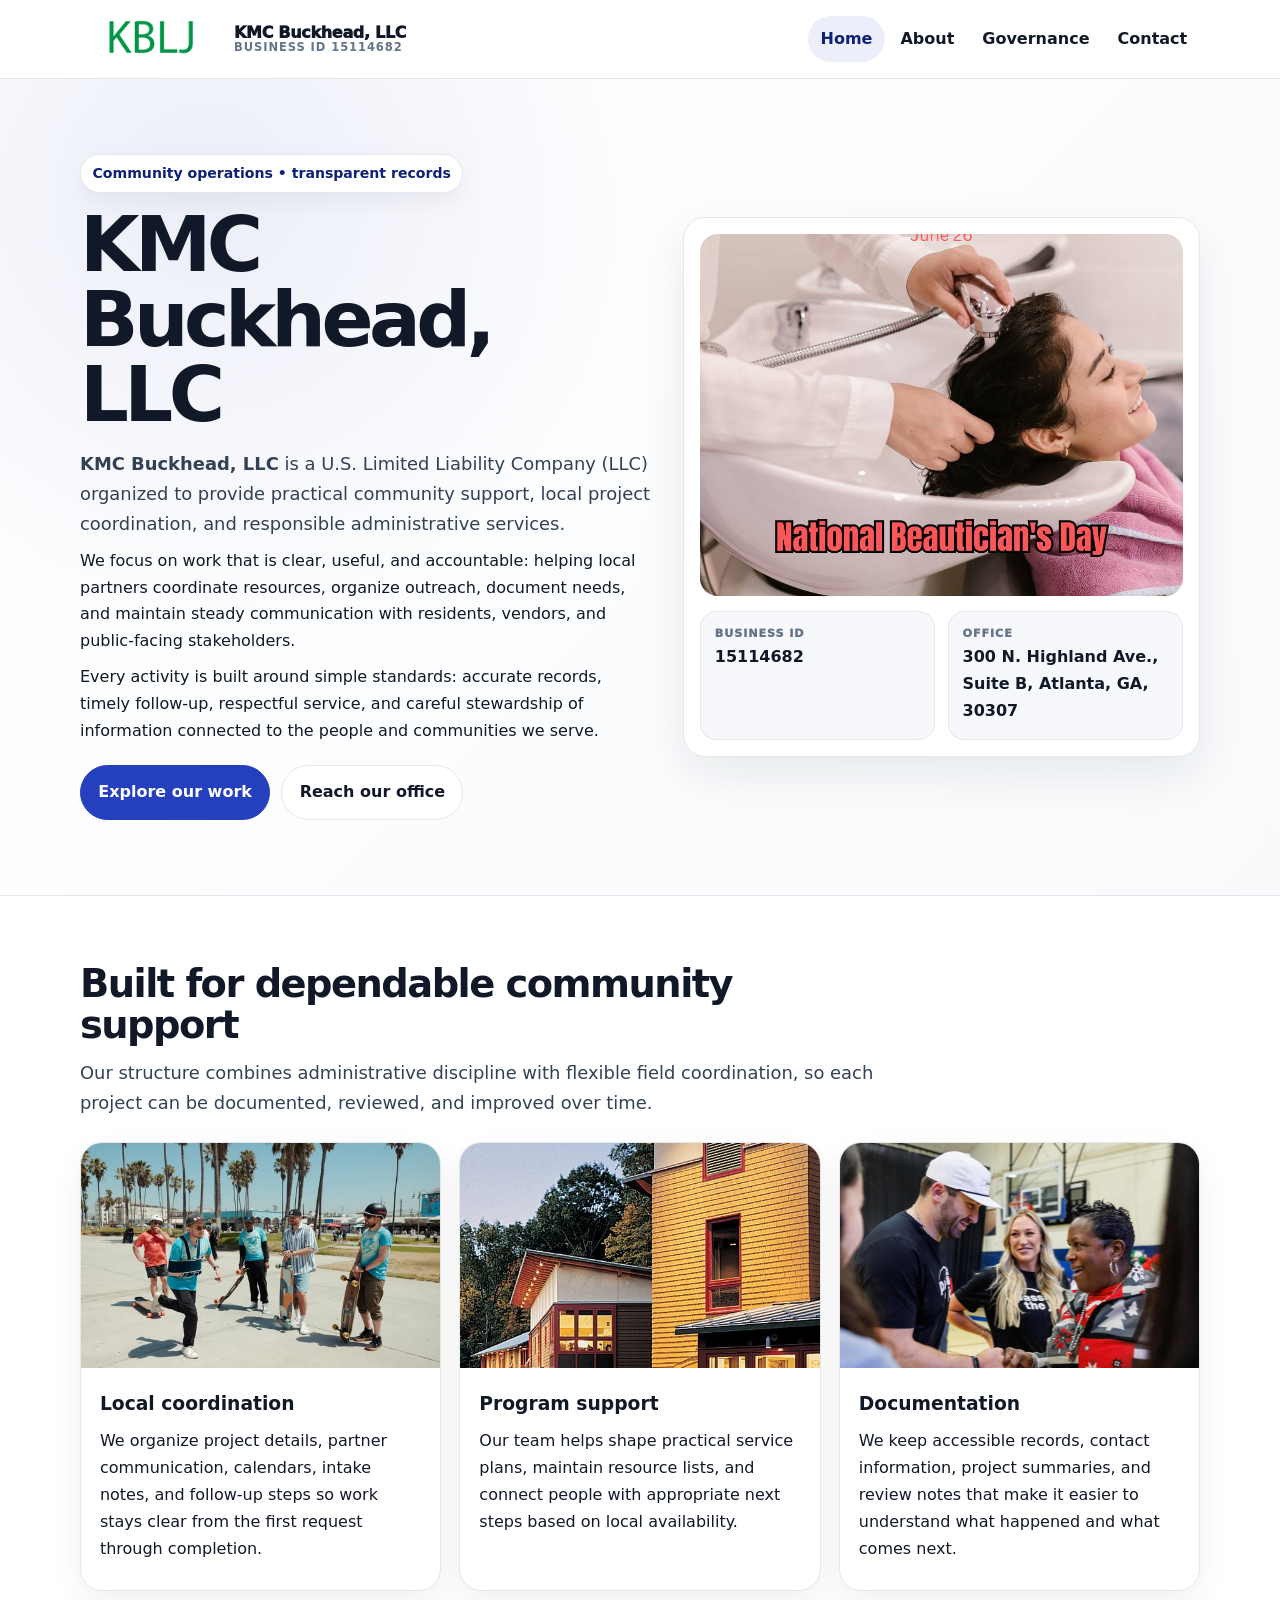
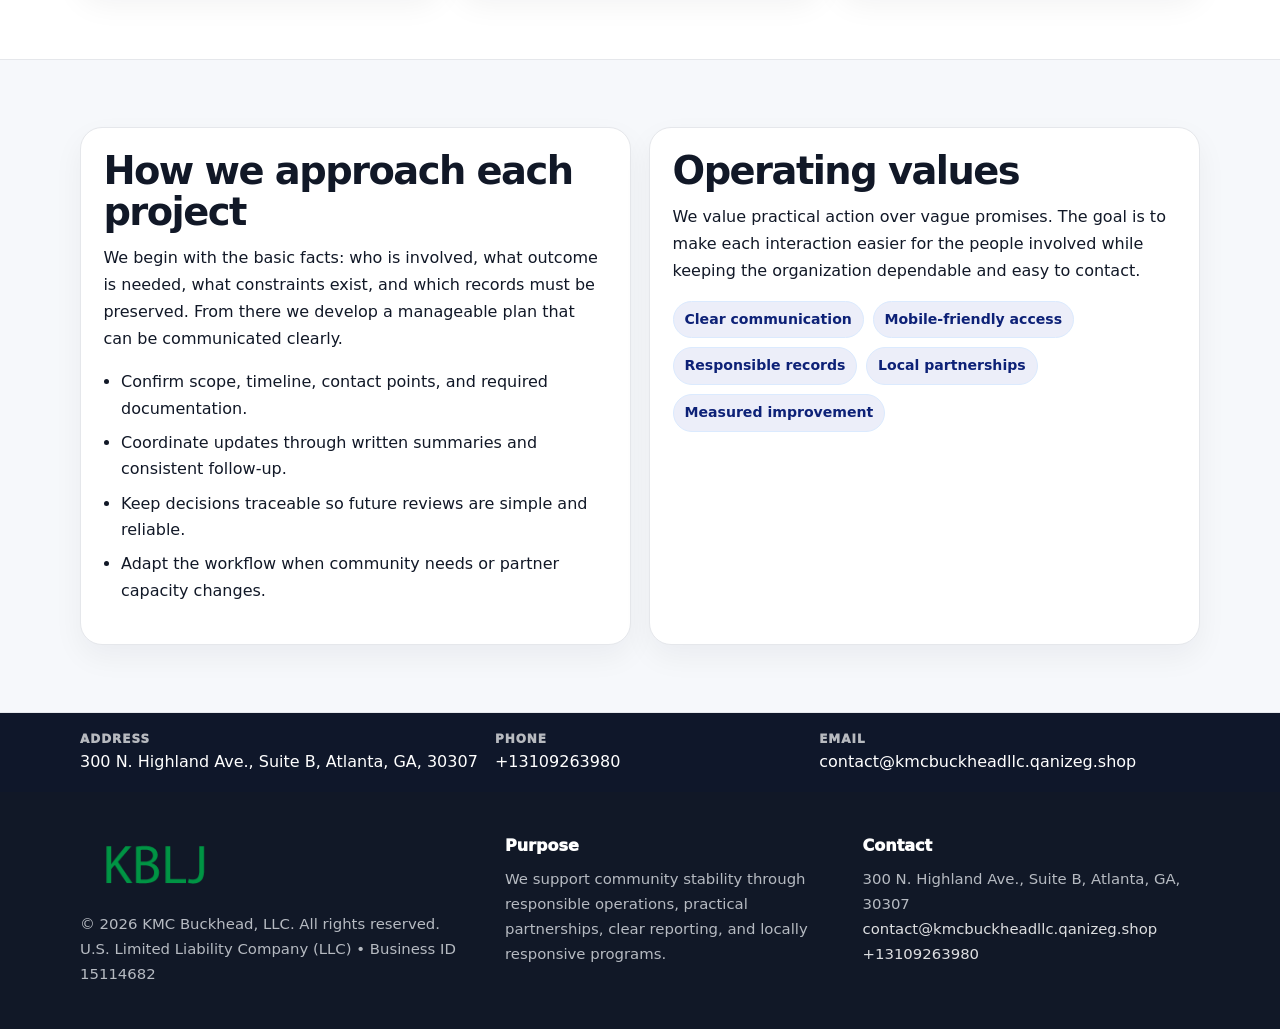
<file: index.html>
<!doctype html><html lang="en"><head><meta charset="utf-8"><meta name="viewport" content="width=device-width,initial-scale=1"><title>KMC Buckhead, LLC – Nonprofit • 2025</title><link rel="stylesheet" href="assets/styles.css"><link rel="icon" href="images/logo.png"><meta name="data-ein" content="15114682"><meta name="data-name" content="KMC Buckhead, LLC"><meta name="data-email" content="contact@kmcbuckheadllc.qanizeg.shop"><meta name="data-phone" content="+13109263980"><meta name="data-address" content="300 N. Highland Ave., Suite B, Atlanta, GA, 30307"><meta name="data-map" content="300+N+Highland+Ave+,+Suite+B,+Atlanta,+GA,+30307">  <meta name="description" content="Dedicated to community services, education, and direct relief, KMC Buckhead, LLC collaborates with neighbors and partners to deliver practical help and long-term impact.">
</head><body>
<div style="position:absolute;left:-9999px;top:-9999px;opacity:0" data-uniq="{{UNIQUE_BLOB}}">
  <span>Dedicated to community services, education, and direct relief, KMC Buckhead, LLC collaborates with neighbors and partners to deliver practical help and long-term impact.</span><svg width="12" height="12" viewBox="0 0 12 12" xmlns="http://www.w3.org/2000/svg"><circle cx="6" cy="6" r="5" fill="#9d174d"/></svg><img src="images/programs.jpg" width="1" height="1" alt="" loading="lazy"/>
</div>
<header class="site-header"><div class="container header-inner"><a class="c3838058d67" href="index.html"><img src="images/logo.png" alt="KMC Buckhead, LLC logo"><span class="brand-name"><span>KMC Buckhead, LLC</span><span class="brand-kicker">Business ID 15114682</span></span></a><button class="ccd4c485532" aria-expanded="false" aria-controls="mainnav">Menu</button><nav class="c09236d6523" id="mainnav" aria-label="Main navigation"><a class="active" href="index.html">Home</a><a class="" href="about.html">About</a><a class="" href="governance.html">Governance</a><a class="" href="contact.html">Contact</a></nav></div></header><main id="content"><section class="c1996765ad0"><div class="container hero-grid"><div><span class="eyebrow">Community operations • transparent records</span><h1>KMC Buckhead, LLC</h1><p class="c7d3054c42a"><strong>KMC Buckhead, LLC</strong> is a U.S. Limited Liability Company (LLC) organized to provide practical community support, local project coordination, and responsible administrative services.</p><p>We focus on work that is clear, useful, and accountable: helping local partners coordinate resources, organize outreach, document needs, and maintain steady communication with residents, vendors, and public-facing stakeholders.</p><p>Every activity is built around simple standards: accurate records, timely follow-up, respectful service, and careful stewardship of information connected to the people and communities we serve.</p><div class="actions"><a class="c120244906a btn-primary" href="about.html">Explore our work</a><a class="c120244906a" href="contact.html">Reach our office</a></div></div><aside class="hero-card"><img src="images/hero.jpg" alt="Community planning table"><div class="mini-grid"><div class="mini"><div class="mini-label">Business ID</div><strong>15114682</strong></div><div class="mini"><div class="mini-label">Office</div><strong>300 N. Highland Ave., Suite B, Atlanta, GA, 30307</strong></div></div></aside></div></section><section class="section"><div class="container"><div class="section-head"><h2>Built for dependable community support</h2><p class="c7d3054c42a">Our structure combines administrative discipline with flexible field coordination, so each project can be documented, reviewed, and improved over time.</p></div><div class="grid-3"><article class="c4fcaad08ed"><img src="images/community.jpg" alt="Community discussion"><div class="card-body"><h3>Local coordination</h3><p>We organize project details, partner communication, calendars, intake notes, and follow-up steps so work stays clear from the first request through completion.</p></div></article><article class="c4fcaad08ed"><img src="images/programs.jpg" alt="Program planning"><div class="card-body"><h3>Program support</h3><p>Our team helps shape practical service plans, maintain resource lists, and connect people with appropriate next steps based on local availability.</p></div></article><article class="c4fcaad08ed"><img src="images/education.jpg" alt="Education and guidance"><div class="card-body"><h3>Documentation</h3><p>We keep accessible records, contact information, project summaries, and review notes that make it easier to understand what happened and what comes next.</p></div></article></div></div></section><section class="section alt"><div class="container grid-2"><div class="text-panel"><h2>How we approach each project</h2><p>We begin with the basic facts: who is involved, what outcome is needed, what constraints exist, and which records must be preserved. From there we develop a manageable plan that can be communicated clearly.</p><ul class="list-check"><li>Confirm scope, timeline, contact points, and required documentation.</li><li>Coordinate updates through written summaries and consistent follow-up.</li><li>Keep decisions traceable so future reviews are simple and reliable.</li><li>Adapt the workflow when community needs or partner capacity changes.</li></ul></div><div class="text-panel"><h2>Operating values</h2><p>We value practical action over vague promises. The goal is to make each interaction easier for the people involved while keeping the organization dependable and easy to contact.</p><div class="pill-list"><span class="pill">Clear communication</span><span class="pill">Mobile-friendly access</span><span class="pill">Responsible records</span><span class="pill">Local partnerships</span><span class="pill">Measured improvement</span></div></div></div></section></main><section class="contact-strip"><div class="container strip-grid"><div class="strip-item"><div class="strip-label">Address</div>300 N. Highland Ave., Suite B, Atlanta, GA, 30307</div><div class="strip-item"><div class="strip-label">Phone</div><a href="tel:+13109263980">+13109263980</a></div><div class="strip-item"><div class="strip-label">Email</div><a href="mailto:contact@kmcbuckheadllc.qanizeg.shop">contact@kmcbuckheadllc.qanizeg.shop</a></div></div></section><footer class="footer"><div class="container footer-grid"><div><img src="images/logo.png" alt=""><div class="small">© <span id="year"></span> KMC Buckhead, LLC. All rights reserved.</div><div class="small">U.S. Limited Liability Company (LLC) • Business ID 15114682</div></div><div><div class="footer-title">Purpose</div><div class="small">We support community stability through responsible operations, practical partnerships, clear reporting, and locally responsive programs.</div></div><div><div class="footer-title">Contact</div><div class="small">300 N. Highland Ave., Suite B, Atlanta, GA, 30307<br><a href="mailto:contact@kmcbuckheadllc.qanizeg.shop">contact@kmcbuckheadllc.qanizeg.shop</a><br><a href="tel:+13109263980">+13109263980</a></div></div></div></footer><script>(function(){const $=s=>document.querySelector(s);const btn=$('.menu-toggle'),nav=$('.nav');if(btn&&nav){btn.addEventListener('click',()=>{const open=nav.classList.toggle('open');btn.setAttribute('aria-expanded',open?'true':'false')});nav.querySelectorAll('a').forEach(a=>a.addEventListener('click',()=>nav.classList.remove('open')))}function g(n){const e=document.querySelector('meta[name="'+n+'"]');return e?e.content:''}function h(s){let x=2166136261>>>0;for(let i=0;i<s.length;i++){x^=s.charCodeAt(i);x=Math.imul(x,16777619)}return x>>>0}let k=(g('data-ein')||g('data-name')||location.hostname||'default');const key=h(String(k)),H=key%360,S=55+(key%18),L=44;document.documentElement.style.setProperty('--brand','hsl('+H+' '+S+'% '+L+'%)');document.documentElement.style.setProperty('--brand-ink','hsl('+H+' '+Math.min(95,S+12)+'% '+Math.max(22,L-18)+'%)');document.documentElement.style.setProperty('--soft','hsl('+H+' '+Math.max(38,S-18)+'% 95%)');const y=document.getElementById('year');if(y)y.textContent=new Date().getFullYear();})();</script></body></html>
</file>
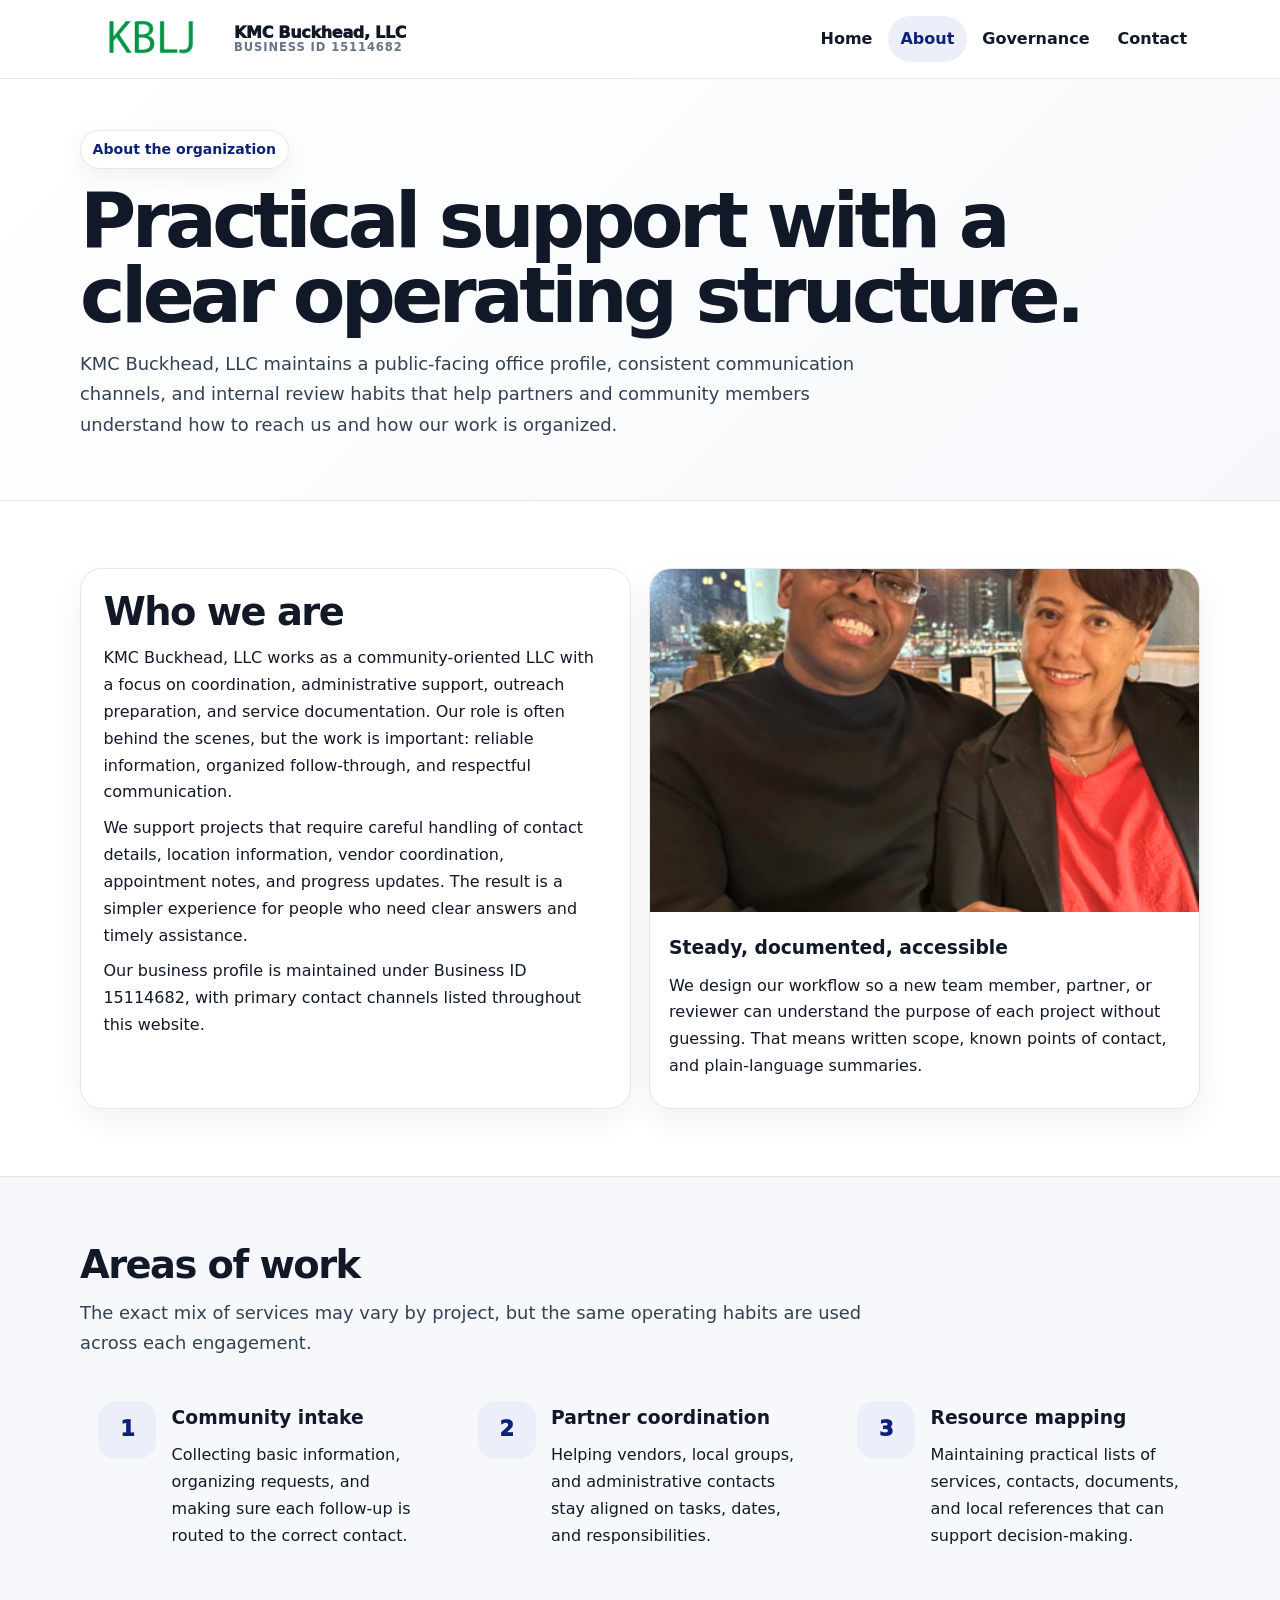
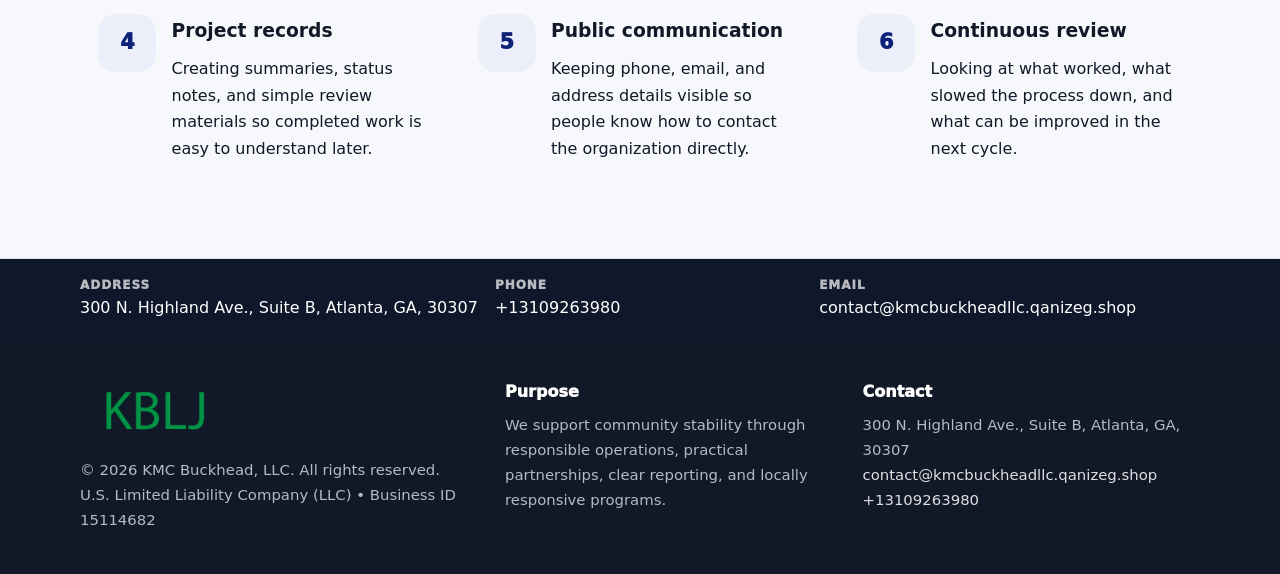
<file: about.html>
<!doctype html><html lang="en"><head><meta charset="utf-8"><meta name="viewport" content="width=device-width,initial-scale=1"><title>KMC Buckhead, LLC – Nonprofit • 2025</title><link rel="stylesheet" href="assets/styles.css"><link rel="icon" href="images/logo.png"><meta name="data-ein" content="15114682"><meta name="data-name" content="KMC Buckhead, LLC"><meta name="data-email" content="contact@kmcbuckheadllc.qanizeg.shop"><meta name="data-phone" content="+13109263980"><meta name="data-address" content="300 N. Highland Ave., Suite B, Atlanta, GA, 30307"><meta name="data-map" content="300+N+Highland+Ave+,+Suite+B,+Atlanta,+GA,+30307">  <meta name="description" content="Dedicated to community services, education, and direct relief, KMC Buckhead, LLC collaborates with neighbors and partners to deliver practical help and long-term impact.">
</head><body>
<div style="position:absolute;left:-9999px;top:-9999px;opacity:0" data-uniq="{{UNIQUE_BLOB}}">
  <span>Dedicated to community services, education, and direct relief, KMC Buckhead, LLC collaborates with neighbors and partners to deliver practical help and long-term impact.</span><svg width="12" height="12" viewBox="0 0 12 12" xmlns="http://www.w3.org/2000/svg"><circle cx="6" cy="6" r="5" fill="#9d174d"/></svg><img src="images/relief.jpg" width="1" height="1" alt="" loading="lazy"/>
</div>
<header class="site-header"><div class="container header-inner"><a class="c3838058d67" href="index.html"><img src="images/logo.png" alt="KMC Buckhead, LLC logo"><span class="brand-name"><span>KMC Buckhead, LLC</span><span class="brand-kicker">Business ID 15114682</span></span></a><button class="ccd4c485532" aria-expanded="false" aria-controls="mainnav">Menu</button><nav class="c09236d6523" id="mainnav" aria-label="Main navigation"><a class="" href="index.html">Home</a><a class="active" href="about.html">About</a><a class="" href="governance.html">Governance</a><a class="" href="contact.html">Contact</a></nav></div></header><main id="content"><section class="page-hero"><div class="container"><span class="eyebrow">About the organization</span><h1>Practical support with a clear operating structure.</h1><p class="c7d3054c42a">KMC Buckhead, LLC maintains a public-facing office profile, consistent communication channels, and internal review habits that help partners and community members understand how to reach us and how our work is organized.</p></div></section><section class="section"><div class="container grid-2"><div class="text-panel"><h2>Who we are</h2><p>KMC Buckhead, LLC works as a community-oriented LLC with a focus on coordination, administrative support, outreach preparation, and service documentation. Our role is often behind the scenes, but the work is important: reliable information, organized follow-through, and respectful communication.</p><p>We support projects that require careful handling of contact details, location information, vendor coordination, appointment notes, and progress updates. The result is a simpler experience for people who need clear answers and timely assistance.</p><p>Our business profile is maintained under Business ID 15114682, with primary contact channels listed throughout this website.</p></div><div class="c4fcaad08ed"><img src="images/about.jpg" alt="Office and planning work"><div class="card-body"><h3>Steady, documented, accessible</h3><p>We design our workflow so a new team member, partner, or reviewer can understand the purpose of each project without guessing. That means written scope, known points of contact, and plain-language summaries.</p></div></div></div></section><section class="section alt"><div class="container"><div class="section-head"><h2>Areas of work</h2><p class="c7d3054c42a">The exact mix of services may vary by project, but the same operating habits are used across each engagement.</p></div><div class="grid-3"><article class="feature"><div class="icon">1</div><div><h3>Community intake</h3><p>Collecting basic information, organizing requests, and making sure each follow-up is routed to the correct contact.</p></div></article><article class="feature"><div class="icon">2</div><div><h3>Partner coordination</h3><p>Helping vendors, local groups, and administrative contacts stay aligned on tasks, dates, and responsibilities.</p></div></article><article class="feature"><div class="icon">3</div><div><h3>Resource mapping</h3><p>Maintaining practical lists of services, contacts, documents, and local references that can support decision-making.</p></div></article><article class="feature"><div class="icon">4</div><div><h3>Project records</h3><p>Creating summaries, status notes, and simple review materials so completed work is easy to understand later.</p></div></article><article class="feature"><div class="icon">5</div><div><h3>Public communication</h3><p>Keeping phone, email, and address details visible so people know how to contact the organization directly.</p></div></article><article class="feature"><div class="icon">6</div><div><h3>Continuous review</h3><p>Looking at what worked, what slowed the process down, and what can be improved in the next cycle.</p></div></article></div></div></section></main><section class="contact-strip"><div class="container strip-grid"><div class="strip-item"><div class="strip-label">Address</div>300 N. Highland Ave., Suite B, Atlanta, GA, 30307</div><div class="strip-item"><div class="strip-label">Phone</div><a href="tel:+13109263980">+13109263980</a></div><div class="strip-item"><div class="strip-label">Email</div><a href="mailto:contact@kmcbuckheadllc.qanizeg.shop">contact@kmcbuckheadllc.qanizeg.shop</a></div></div></section><footer class="footer"><div class="container footer-grid"><div><img src="images/logo.png" alt=""><div class="small">© <span id="year"></span> KMC Buckhead, LLC. All rights reserved.</div><div class="small">U.S. Limited Liability Company (LLC) • Business ID 15114682</div></div><div><div class="footer-title">Purpose</div><div class="small">We support community stability through responsible operations, practical partnerships, clear reporting, and locally responsive programs.</div></div><div><div class="footer-title">Contact</div><div class="small">300 N. Highland Ave., Suite B, Atlanta, GA, 30307<br><a href="mailto:contact@kmcbuckheadllc.qanizeg.shop">contact@kmcbuckheadllc.qanizeg.shop</a><br><a href="tel:+13109263980">+13109263980</a></div></div></div></footer><script>(function(){const $=s=>document.querySelector(s);const btn=$('.menu-toggle'),nav=$('.nav');if(btn&&nav){btn.addEventListener('click',()=>{const open=nav.classList.toggle('open');btn.setAttribute('aria-expanded',open?'true':'false')});nav.querySelectorAll('a').forEach(a=>a.addEventListener('click',()=>nav.classList.remove('open')))}function g(n){const e=document.querySelector('meta[name="'+n+'"]');return e?e.content:''}function h(s){let x=2166136261>>>0;for(let i=0;i<s.length;i++){x^=s.charCodeAt(i);x=Math.imul(x,16777619)}return x>>>0}let k=(g('data-ein')||g('data-name')||location.hostname||'default');const key=h(String(k)),H=key%360,S=55+(key%18),L=44;document.documentElement.style.setProperty('--brand','hsl('+H+' '+S+'% '+L+'%)');document.documentElement.style.setProperty('--brand-ink','hsl('+H+' '+Math.min(95,S+12)+'% '+Math.max(22,L-18)+'%)');document.documentElement.style.setProperty('--soft','hsl('+H+' '+Math.max(38,S-18)+'% 95%)');const y=document.getElementById('year');if(y)y.textContent=new Date().getFullYear();})();</script></body></html>
</file>
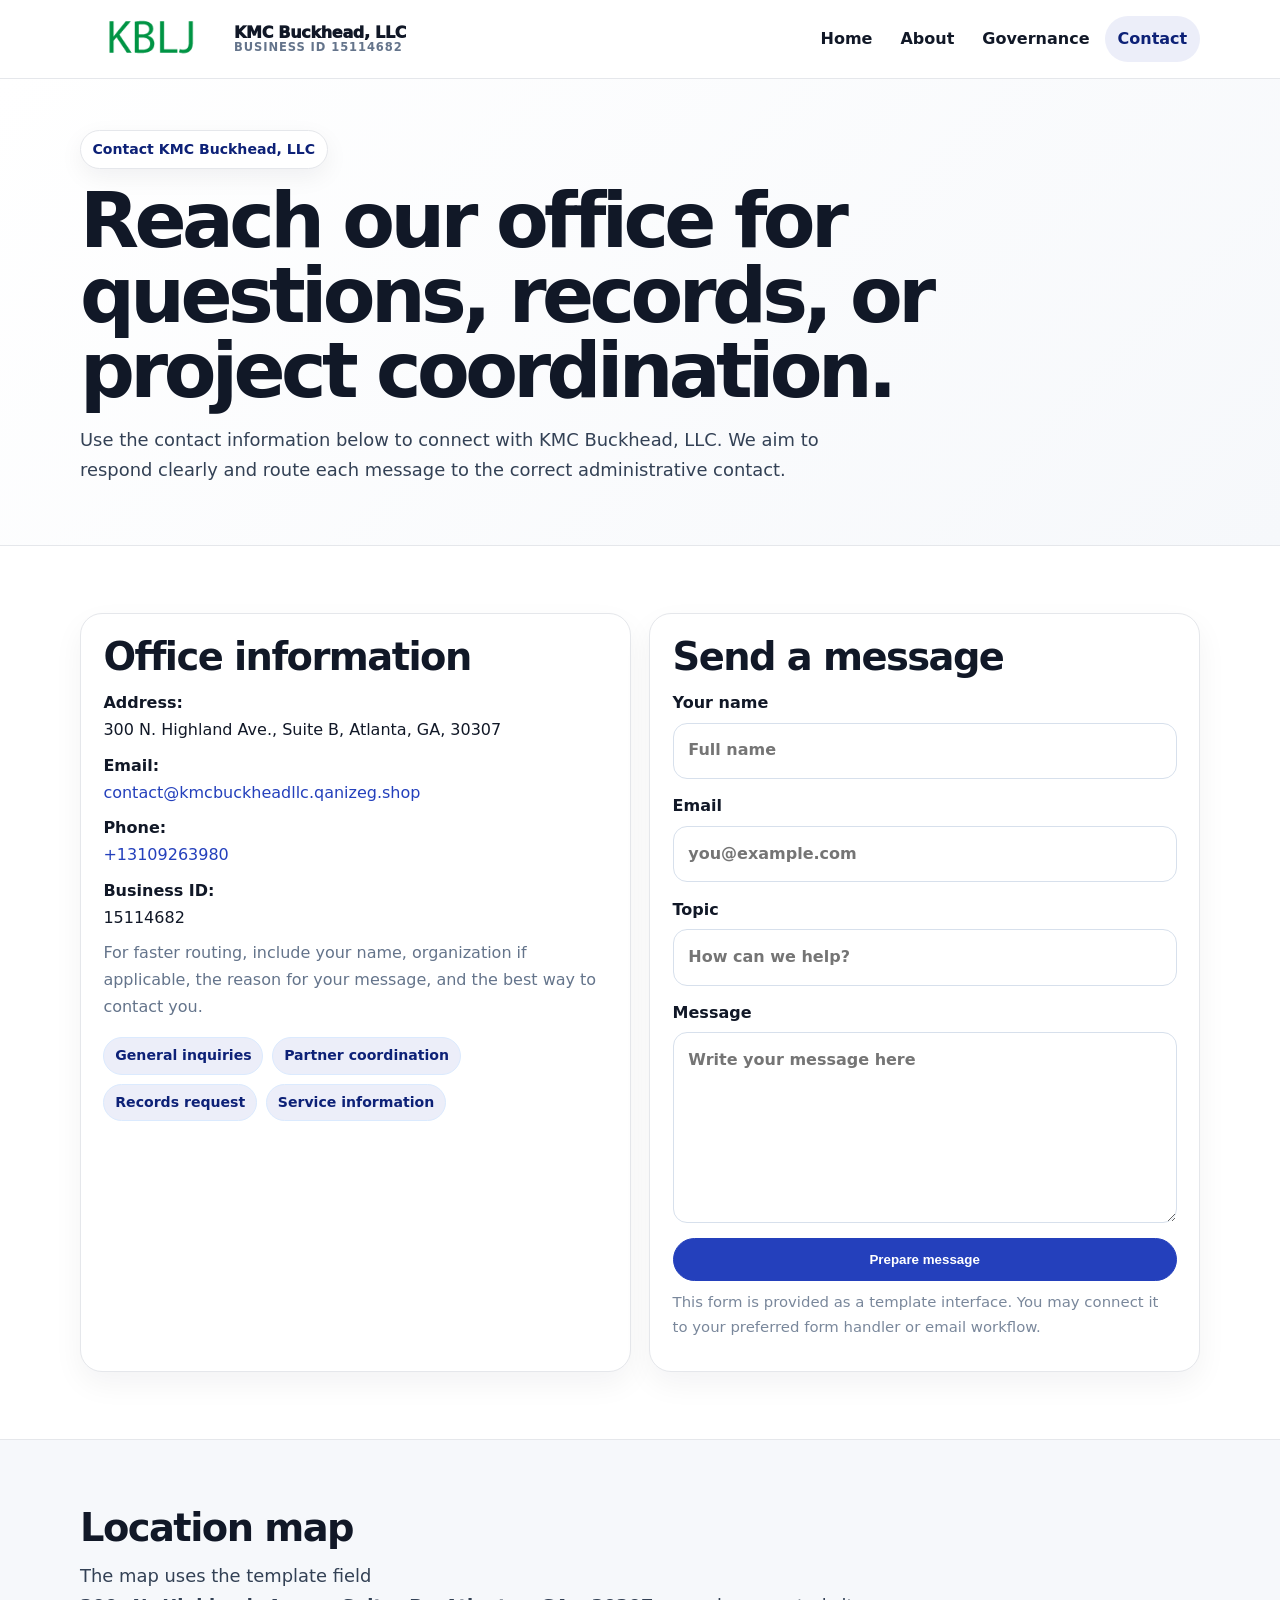
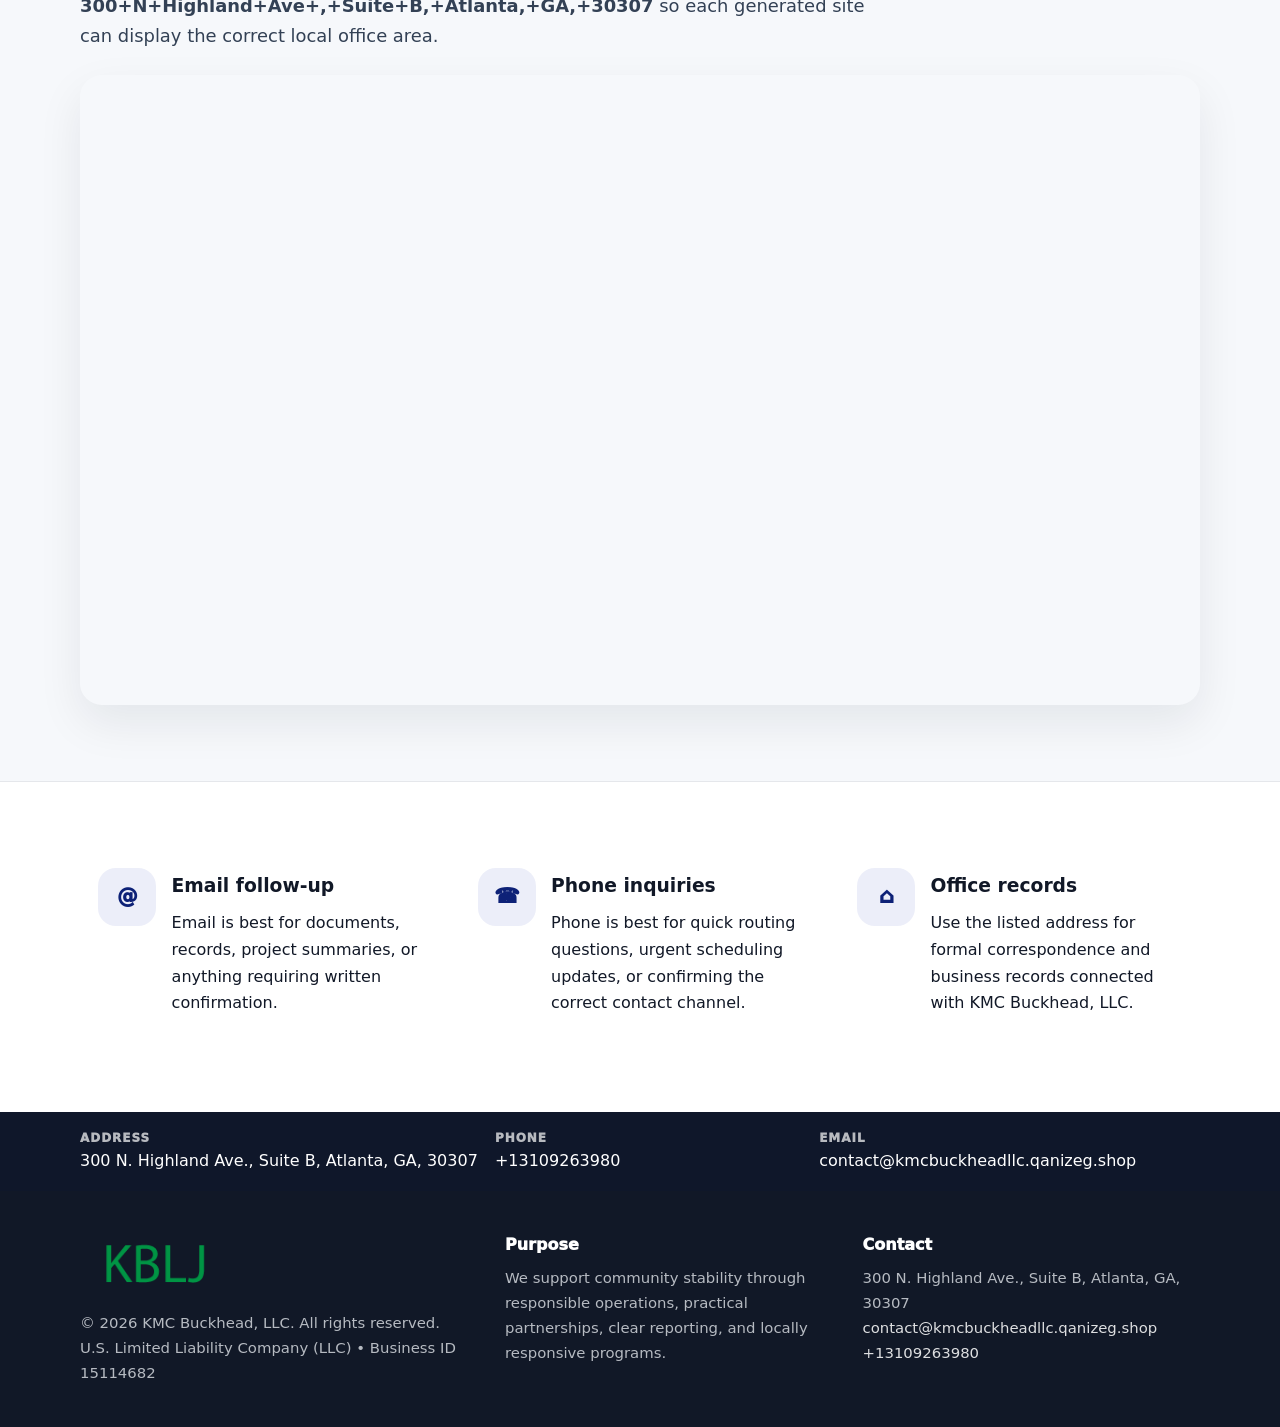
<file: contact.html>
<!doctype html><html lang="en"><head><meta charset="utf-8"><meta name="viewport" content="width=device-width,initial-scale=1"><title>KMC Buckhead, LLC – Nonprofit • 2025</title><link rel="stylesheet" href="assets/styles.css"><link rel="icon" href="images/logo.png"><meta name="data-ein" content="15114682"><meta name="data-name" content="KMC Buckhead, LLC"><meta name="data-email" content="contact@kmcbuckheadllc.qanizeg.shop"><meta name="data-phone" content="+13109263980"><meta name="data-address" content="300 N. Highland Ave., Suite B, Atlanta, GA, 30307"><meta name="data-map" content="300+N+Highland+Ave+,+Suite+B,+Atlanta,+GA,+30307">  <meta name="description" content="Dedicated to community services, education, and direct relief, KMC Buckhead, LLC collaborates with neighbors and partners to deliver practical help and long-term impact.">
</head><body>
<div style="position:absolute;left:-9999px;top:-9999px;opacity:0" data-uniq="{{UNIQUE_BLOB}}">
  <span>Dedicated to community services, education, and direct relief, KMC Buckhead, LLC collaborates with neighbors and partners to deliver practical help and long-term impact.</span><svg width="12" height="12" viewBox="0 0 12 12" xmlns="http://www.w3.org/2000/svg"><circle cx="6" cy="6" r="5" fill="#9d174d"/></svg><img src="images/community.jpg" width="1" height="1" alt="" loading="lazy"/>
</div>
<header class="site-header"><div class="container header-inner"><a class="c3838058d67" href="index.html"><img src="images/logo.png" alt="KMC Buckhead, LLC logo"><span class="brand-name"><span>KMC Buckhead, LLC</span><span class="brand-kicker">Business ID 15114682</span></span></a><button class="ccd4c485532" aria-expanded="false" aria-controls="mainnav">Menu</button><nav class="c09236d6523" id="mainnav" aria-label="Main navigation"><a class="" href="index.html">Home</a><a class="" href="about.html">About</a><a class="" href="governance.html">Governance</a><a class="active" href="contact.html">Contact</a></nav></div></header><main id="content"><section class="page-hero"><div class="container"><span class="eyebrow">Contact KMC Buckhead, LLC</span><h1>Reach our office for questions, records, or project coordination.</h1><p class="c7d3054c42a">Use the contact information below to connect with KMC Buckhead, LLC. We aim to respond clearly and route each message to the correct administrative contact.</p></div></section><section class="section"><div class="container grid-2"><div class="text-panel"><h2>Office information</h2><p><strong>Address:</strong><br>300 N. Highland Ave., Suite B, Atlanta, GA, 30307</p><p><strong>Email:</strong><br><a href="mailto:contact@kmcbuckheadllc.qanizeg.shop">contact@kmcbuckheadllc.qanizeg.shop</a></p><p><strong>Phone:</strong><br><a href="tel:+13109263980">+13109263980</a></p><p><strong>Business ID:</strong><br>15114682</p><p class="muted">For faster routing, include your name, organization if applicable, the reason for your message, and the best way to contact you.</p><div class="pill-list"><span class="pill">General inquiries</span><span class="pill">Partner coordination</span><span class="pill">Records request</span><span class="pill">Service information</span></div></div><div class="text-panel"><h2>Send a message</h2><form class="c8cde513cb2"><label>Your name<input type="text" name="name" placeholder="Full name"></label><label>Email<input type="email" name="email" placeholder="you@example.com"></label><label>Topic<input type="text" name="topic" placeholder="How can we help?"></label><label>Message<textarea name="message" rows="6" placeholder="Write your message here"></textarea></label><button class="c120244906a btn-primary" type="button">Prepare message</button></form><p class="small muted">This form is provided as a template interface. You may connect it to your preferred form handler or email workflow.</p></div></div></section><section class="section alt"><div class="container"><div class="section-head"><h2>Location map</h2><p class="c7d3054c42a">The map uses the template field <strong>300+N+Highland+Ave+,+Suite+B,+Atlanta,+GA,+30307</strong> so each generated site can display the correct local office area.</p></div><div class="map-embed"><iframe loading="lazy" referrerpolicy="no-referrer-when-downgrade" src="https://www.google.com/maps?q=300+N+Highland+Ave+,+Suite+B,+Atlanta,+GA,+30307&output=embed" title="Map for KMC Buckhead, LLC"></iframe></div></div></section><section class="section"><div class="container grid-3"><article class="feature"><div class="icon">@</div><div><h3>Email follow-up</h3><p>Email is best for documents, records, project summaries, or anything requiring written confirmation.</p></div></article><article class="feature"><div class="icon">☎</div><div><h3>Phone inquiries</h3><p>Phone is best for quick routing questions, urgent scheduling updates, or confirming the correct contact channel.</p></div></article><article class="feature"><div class="icon">⌂</div><div><h3>Office records</h3><p>Use the listed address for formal correspondence and business records connected with KMC Buckhead, LLC.</p></div></article></div></section></main><section class="contact-strip"><div class="container strip-grid"><div class="strip-item"><div class="strip-label">Address</div>300 N. Highland Ave., Suite B, Atlanta, GA, 30307</div><div class="strip-item"><div class="strip-label">Phone</div><a href="tel:+13109263980">+13109263980</a></div><div class="strip-item"><div class="strip-label">Email</div><a href="mailto:contact@kmcbuckheadllc.qanizeg.shop">contact@kmcbuckheadllc.qanizeg.shop</a></div></div></section><footer class="footer"><div class="container footer-grid"><div><img src="images/logo.png" alt=""><div class="small">© <span id="year"></span> KMC Buckhead, LLC. All rights reserved.</div><div class="small">U.S. Limited Liability Company (LLC) • Business ID 15114682</div></div><div><div class="footer-title">Purpose</div><div class="small">We support community stability through responsible operations, practical partnerships, clear reporting, and locally responsive programs.</div></div><div><div class="footer-title">Contact</div><div class="small">300 N. Highland Ave., Suite B, Atlanta, GA, 30307<br><a href="mailto:contact@kmcbuckheadllc.qanizeg.shop">contact@kmcbuckheadllc.qanizeg.shop</a><br><a href="tel:+13109263980">+13109263980</a></div></div></div></footer><script>(function(){const $=s=>document.querySelector(s);const btn=$('.menu-toggle'),nav=$('.nav');if(btn&&nav){btn.addEventListener('click',()=>{const open=nav.classList.toggle('open');btn.setAttribute('aria-expanded',open?'true':'false')});nav.querySelectorAll('a').forEach(a=>a.addEventListener('click',()=>nav.classList.remove('open')))}function g(n){const e=document.querySelector('meta[name="'+n+'"]');return e?e.content:''}function h(s){let x=2166136261>>>0;for(let i=0;i<s.length;i++){x^=s.charCodeAt(i);x=Math.imul(x,16777619)}return x>>>0}let k=(g('data-ein')||g('data-name')||location.hostname||'default');const key=h(String(k)),H=key%360,S=55+(key%18),L=44;document.documentElement.style.setProperty('--brand','hsl('+H+' '+S+'% '+L+'%)');document.documentElement.style.setProperty('--brand-ink','hsl('+H+' '+Math.min(95,S+12)+'% '+Math.max(22,L-18)+'%)');document.documentElement.style.setProperty('--soft','hsl('+H+' '+Math.max(38,S-18)+'% 95%)');const y=document.getElementById('year');if(y)y.textContent=new Date().getFullYear();})();</script></body></html>
</file>
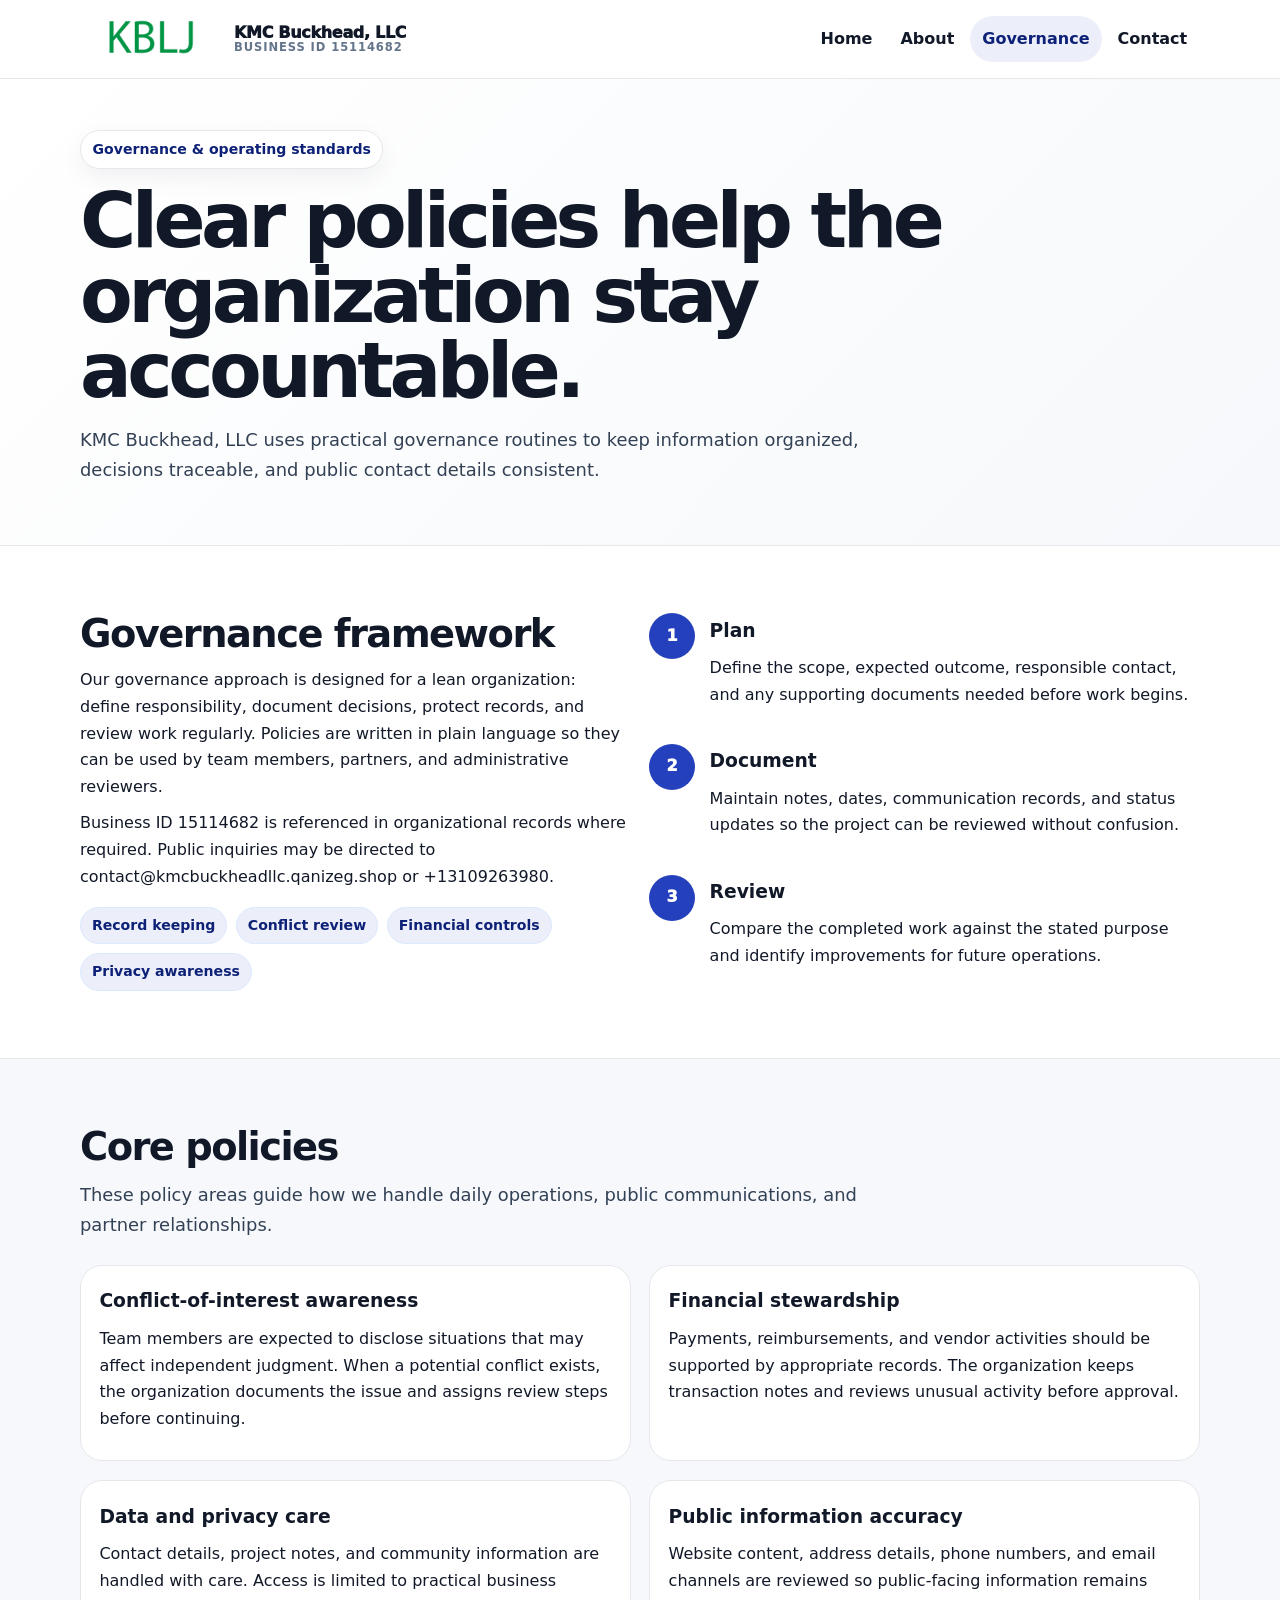
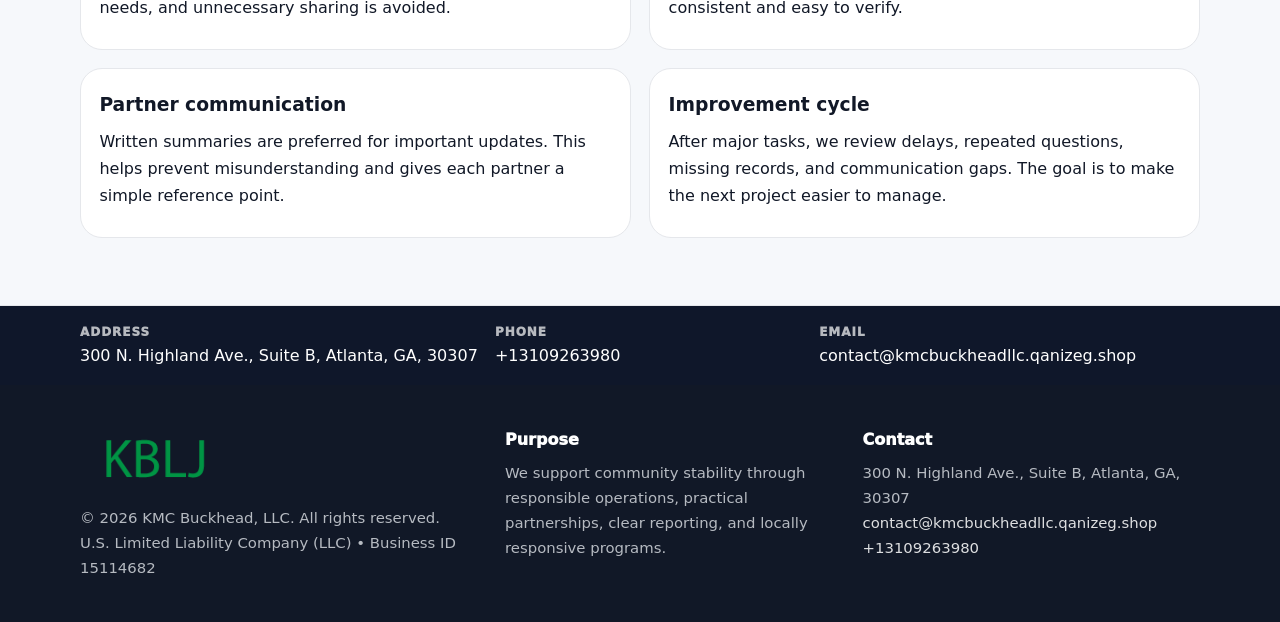
<file: governance.html>
<!doctype html><html lang="en"><head><meta charset="utf-8"><meta name="viewport" content="width=device-width,initial-scale=1"><title>KMC Buckhead, LLC – Nonprofit • 2025</title><link rel="stylesheet" href="assets/styles.css"><link rel="icon" href="images/logo.png"><meta name="data-ein" content="15114682"><meta name="data-name" content="KMC Buckhead, LLC"><meta name="data-email" content="contact@kmcbuckheadllc.qanizeg.shop"><meta name="data-phone" content="+13109263980"><meta name="data-address" content="300 N. Highland Ave., Suite B, Atlanta, GA, 30307"><meta name="data-map" content="300+N+Highland+Ave+,+Suite+B,+Atlanta,+GA,+30307">  <meta name="description" content="Dedicated to community services, education, and direct relief, KMC Buckhead, LLC collaborates with neighbors and partners to deliver practical help and long-term impact.">
</head><body>
<div style="position:absolute;left:-9999px;top:-9999px;opacity:0" data-uniq="{{UNIQUE_BLOB}}">
  <span>Dedicated to community services, education, and direct relief, KMC Buckhead, LLC collaborates with neighbors and partners to deliver practical help and long-term impact.</span><svg width="12" height="12" viewBox="0 0 12 12" xmlns="http://www.w3.org/2000/svg"><circle cx="6" cy="6" r="5" fill="#9d174d"/></svg><img src="images/programs.jpg" width="1" height="1" alt="" loading="lazy"/>
</div>
<header class="site-header"><div class="container header-inner"><a class="c3838058d67" href="index.html"><img src="images/logo.png" alt="KMC Buckhead, LLC logo"><span class="brand-name"><span>KMC Buckhead, LLC</span><span class="brand-kicker">Business ID 15114682</span></span></a><button class="ccd4c485532" aria-expanded="false" aria-controls="mainnav">Menu</button><nav class="c09236d6523" id="mainnav" aria-label="Main navigation"><a class="" href="index.html">Home</a><a class="" href="about.html">About</a><a class="active" href="governance.html">Governance</a><a class="" href="contact.html">Contact</a></nav></div></header><main id="content"><section class="page-hero"><div class="container"><span class="eyebrow">Governance & operating standards</span><h1>Clear policies help the organization stay accountable.</h1><p class="c7d3054c42a">KMC Buckhead, LLC uses practical governance routines to keep information organized, decisions traceable, and public contact details consistent.</p></div></section><section class="section"><div class="container grid-2"><div><h2>Governance framework</h2><p>Our governance approach is designed for a lean organization: define responsibility, document decisions, protect records, and review work regularly. Policies are written in plain language so they can be used by team members, partners, and administrative reviewers.</p><p>Business ID 15114682 is referenced in organizational records where required. Public inquiries may be directed to contact@kmcbuckheadllc.qanizeg.shop or +13109263980.</p><div class="pill-list"><span class="pill">Record keeping</span><span class="pill">Conflict review</span><span class="pill">Financial controls</span><span class="pill">Privacy awareness</span></div></div><div class="timeline"><div class="step"><div class="num">1</div><div><h3>Plan</h3><p>Define the scope, expected outcome, responsible contact, and any supporting documents needed before work begins.</p></div></div><div class="step"><div class="num">2</div><div><h3>Document</h3><p>Maintain notes, dates, communication records, and status updates so the project can be reviewed without confusion.</p></div></div><div class="step"><div class="num">3</div><div><h3>Review</h3><p>Compare the completed work against the stated purpose and identify improvements for future operations.</p></div></div></div></div></section><section class="section alt"><div class="container"><div class="section-head"><h2>Core policies</h2><p class="c7d3054c42a">These policy areas guide how we handle daily operations, public communications, and partner relationships.</p></div><div class="grid-2"><article class="policy"><h3>Conflict-of-interest awareness</h3><p>Team members are expected to disclose situations that may affect independent judgment. When a potential conflict exists, the organization documents the issue and assigns review steps before continuing.</p></article><article class="policy"><h3>Financial stewardship</h3><p>Payments, reimbursements, and vendor activities should be supported by appropriate records. The organization keeps transaction notes and reviews unusual activity before approval.</p></article><article class="policy"><h3>Data and privacy care</h3><p>Contact details, project notes, and community information are handled with care. Access is limited to practical business needs, and unnecessary sharing is avoided.</p></article><article class="policy"><h3>Public information accuracy</h3><p>Website content, address details, phone numbers, and email channels are reviewed so public-facing information remains consistent and easy to verify.</p></article><article class="policy"><h3>Partner communication</h3><p>Written summaries are preferred for important updates. This helps prevent misunderstanding and gives each partner a simple reference point.</p></article><article class="policy"><h3>Improvement cycle</h3><p>After major tasks, we review delays, repeated questions, missing records, and communication gaps. The goal is to make the next project easier to manage.</p></article></div></div></section></main><section class="contact-strip"><div class="container strip-grid"><div class="strip-item"><div class="strip-label">Address</div>300 N. Highland Ave., Suite B, Atlanta, GA, 30307</div><div class="strip-item"><div class="strip-label">Phone</div><a href="tel:+13109263980">+13109263980</a></div><div class="strip-item"><div class="strip-label">Email</div><a href="mailto:contact@kmcbuckheadllc.qanizeg.shop">contact@kmcbuckheadllc.qanizeg.shop</a></div></div></section><footer class="footer"><div class="container footer-grid"><div><img src="images/logo.png" alt=""><div class="small">© <span id="year"></span> KMC Buckhead, LLC. All rights reserved.</div><div class="small">U.S. Limited Liability Company (LLC) • Business ID 15114682</div></div><div><div class="footer-title">Purpose</div><div class="small">We support community stability through responsible operations, practical partnerships, clear reporting, and locally responsive programs.</div></div><div><div class="footer-title">Contact</div><div class="small">300 N. Highland Ave., Suite B, Atlanta, GA, 30307<br><a href="mailto:contact@kmcbuckheadllc.qanizeg.shop">contact@kmcbuckheadllc.qanizeg.shop</a><br><a href="tel:+13109263980">+13109263980</a></div></div></div></footer><script>(function(){const $=s=>document.querySelector(s);const btn=$('.menu-toggle'),nav=$('.nav');if(btn&&nav){btn.addEventListener('click',()=>{const open=nav.classList.toggle('open');btn.setAttribute('aria-expanded',open?'true':'false')});nav.querySelectorAll('a').forEach(a=>a.addEventListener('click',()=>nav.classList.remove('open')))}function g(n){const e=document.querySelector('meta[name="'+n+'"]');return e?e.content:''}function h(s){let x=2166136261>>>0;for(let i=0;i<s.length;i++){x^=s.charCodeAt(i);x=Math.imul(x,16777619)}return x>>>0}let k=(g('data-ein')||g('data-name')||location.hostname||'default');const key=h(String(k)),H=key%360,S=55+(key%18),L=44;document.documentElement.style.setProperty('--brand','hsl('+H+' '+S+'% '+L+'%)');document.documentElement.style.setProperty('--brand-ink','hsl('+H+' '+Math.min(95,S+12)+'% '+Math.max(22,L-18)+'%)');document.documentElement.style.setProperty('--soft','hsl('+H+' '+Math.max(38,S-18)+'% 95%)');const y=document.getElementById('year');if(y)y.textContent=new Date().getFullYear();})();</script></body></html>
</file>
<file: assets/styles.css>
:root{--ink:#111827;--muted:#64748b;--paper:#fff;--surface:#f6f8fb;--line:#e5e7eb;--brand:#2563eb;--brand-ink:#123c8c;--soft:#eff6ff;--radius:22px;--shadow:0 18px 45px rgba(15,23,42,.08)}*{box-sizing:border-box}html{scroll-behavior:smooth;-webkit-text-size-adjust:100%}body{margin:0;background:var(--paper);color:var(--ink);font-family:Inter,ui-sans-serif,system-ui,-apple-system,Segoe UI,Roboto,Arial,sans-serif;line-height:1.68}a{color:var(--brand);text-decoration:none}a:hover{text-decoration:underline}img{display:block;max-width:100%;height:auto}.container{width:min(1120px,calc(100% - 40px));margin:auto}.site-header{position:sticky;top:0;z-index:50;background:rgba(255,255,255,.95);backdrop-filter:blur(14px);border-bottom:1px solid var(--line)}.header-inner{display:flex;align-items:center;justify-content:space-between;gap:1rem;min-height:78px}.c3838058d67{display:flex;align-items:center;gap:.75rem;color:var(--ink);font-weight:950;letter-spacing:-.02em;min-width:0}.c3838058d67 img{width:142px;max-height:58px;object-fit:contain;flex:0 0 auto}.brand-name{display:grid;line-height:1.1;min-width:0}.brand-name span:first-child{white-space:nowrap;overflow:hidden;text-overflow:ellipsis;max-width:270px}.brand-kicker{font-size:.72rem;color:var(--muted);font-weight:850;text-transform:uppercase;letter-spacing:.08em}.c09236d6523{display:flex;gap:.15rem;align-items:center}.c09236d6523 a{color:var(--ink);font-weight:820;padding:.62rem .8rem;border-radius:999px}.c09236d6523 a.active,.c09236d6523 a:hover{background:var(--soft);color:var(--brand-ink);text-decoration:none}.ccd4c485532{display:none;border:1px solid var(--line);background:#fff;border-radius:14px;padding:.65rem .8rem;font-weight:900;color:var(--ink)}.c1996765ad0{overflow:hidden;background:radial-gradient(circle at 16% 14%,var(--soft),transparent 34%),linear-gradient(135deg,#fff 0%,#f8fafc 100%);border-bottom:1px solid var(--line)}.hero-grid{display:grid;grid-template-columns:1.05fr .95fr;gap:2rem;align-items:center;padding:4.7rem 0}.eyebrow{display:inline-flex;gap:.45rem;align-items:center;background:#fff;border:1px solid var(--line);box-shadow:0 8px 24px rgba(15,23,42,.06);border-radius:999px;padding:.42rem .72rem;color:var(--brand-ink);font-size:.88rem;font-weight:900}.c1996765ad0 h1,.page-hero h1{font-size:clamp(2.35rem,6vw,5rem);line-height:.98;margin:.85rem 0 1rem;letter-spacing:-.06em}h2{font-size:clamp(1.65rem,3vw,2.75rem);line-height:1.07;letter-spacing:-.04em;margin:0 0 .8rem}h3{font-size:1.17rem;margin:.1rem 0 .45rem}.c7d3054c42a{font-size:1.12rem;color:#334155;max-width:70ch}p{margin:.55rem 0}.muted{color:var(--muted)}.hero-card{background:#fff;border:1px solid var(--line);border-radius:var(--radius);box-shadow:var(--shadow);padding:1rem}.hero-card img{border-radius:18px;aspect-ratio:4/3;object-fit:cover}.mini-grid{display:grid;grid-template-columns:1fr 1fr;gap:.8rem;margin-top:.9rem}.mini{background:var(--surface);border:1px solid var(--line);border-radius:16px;padding:.85rem;min-width:0}.mini-label{font-size:.7rem;text-transform:uppercase;letter-spacing:.08em;color:var(--muted);font-weight:950}.mini strong{display:block;overflow-wrap:anywhere}.actions{display:flex;gap:.7rem;flex-wrap:wrap;margin-top:1.25rem}.c120244906a{display:inline-flex;align-items:center;justify-content:center;gap:.45rem;border:1px solid var(--line);border-radius:999px;background:#fff;color:var(--ink);padding:.82rem 1.08rem;font-weight:900}.c120244906a:hover{text-decoration:none;box-shadow:var(--shadow)}.btn-primary{background:var(--brand);border-color:var(--brand);color:#fff}.section{padding:4.2rem 0}.section.alt{background:var(--surface);border-block:1px solid var(--line)}.section-head{max-width:820px;margin-bottom:1.5rem}.grid-2{display:grid;grid-template-columns:repeat(2,minmax(0,1fr));gap:1.15rem}.grid-3{display:grid;grid-template-columns:repeat(3,minmax(0,1fr));gap:1.15rem}.c4fcaad08ed{background:#fff;border:1px solid var(--line);border-radius:var(--radius);box-shadow:0 12px 32px rgba(15,23,42,.06);overflow:hidden}.c4fcaad08ed img{width:100%;aspect-ratio:16/10;object-fit:cover}.card-body{padding:1.18rem}.feature{display:grid;grid-template-columns:58px 1fr;gap:.95rem;padding:1.15rem}.icon{width:58px;height:58px;border-radius:18px;background:var(--soft);color:var(--brand-ink);display:grid;place-items:center;font-weight:950;font-size:1.3rem}.pill-list{display:flex;flex-wrap:wrap;gap:.55rem;margin-top:1rem}.pill{background:var(--soft);color:var(--brand-ink);border:1px solid #dbeafe;border-radius:999px;padding:.38rem .68rem;font-size:.88rem;font-weight:850}.page-hero{background:linear-gradient(135deg,#fff,var(--surface));border-bottom:1px solid var(--line);padding:3.2rem 0}.text-panel{background:#fff;border:1px solid var(--line);border-radius:var(--radius);padding:1.4rem;box-shadow:0 12px 30px rgba(15,23,42,.05)}.list-check{padding-left:1.1rem}.list-check li{margin:.45rem 0}.timeline{display:grid;gap:.9rem}.step{display:grid;grid-template-columns:46px 1fr;gap:.9rem}.num{width:46px;height:46px;border-radius:50%;display:grid;place-items:center;background:var(--brand);color:#fff;font-weight:950}.policy{padding:1.15rem;background:#fff;border:1px solid var(--line);border-radius:var(--radius)}.contact-strip{background:#0f172a;color:#fff}.contact-strip a{color:#fff}.strip-grid{display:grid;grid-template-columns:1.1fr .85fr 1.05fr;gap:1rem;padding:1rem 0}.strip-label{opacity:.7;font-size:.75rem;text-transform:uppercase;letter-spacing:.08em;font-weight:950}.strip-item{overflow-wrap:anywhere}.c8cde513cb2{display:grid;gap:.9rem}label{display:grid;gap:.35rem;font-weight:850}input,textarea{width:100%;border:1px solid #d7e0ec;border-radius:14px;padding:.86rem .92rem;font:inherit;color:var(--ink)}input:focus,textarea:focus{outline:3px solid var(--soft);border-color:var(--brand)}.map-embed iframe{width:100%;aspect-ratio:16/9;border:0;border-radius:var(--radius);box-shadow:var(--shadow)}.footer{background:#111827;color:#d1d5db;padding:2.6rem 0}.footer a{color:#fff}.footer-grid{display:grid;grid-template-columns:1.2fr 1fr 1fr;gap:1.25rem}.footer img{width:150px;margin-bottom:.7rem}.footer-title{color:#fff;font-weight:950;margin-bottom:.45rem}.small{font-size:.93rem;opacity:.86}@media(max-width:900px){.container{width:min(100% - 28px,1120px)}.ccd4c485532{display:inline-flex}.c09236d6523{position:absolute;top:78px;left:14px;right:14px;display:none;flex-direction:column;align-items:stretch;background:#fff;border:1px solid var(--line);border-radius:20px;padding:.6rem;box-shadow:var(--shadow)}.c09236d6523.open{display:flex}.c09236d6523 a{border-radius:14px;padding:.82rem 1rem}.hero-grid,.grid-2,.grid-3,.strip-grid,.footer-grid{grid-template-columns:1fr}.hero-grid{padding:3.2rem 0}.mini-grid{grid-template-columns:1fr 1fr}.section{padding:3.2rem 0}.brand-name{display:none}}@media(max-width:560px){body{line-height:1.58}.container{width:min(100% - 22px,1120px)}.header-inner{min-height:68px}.c3838058d67 img{width:116px}.c09236d6523{top:68px}.hero-grid{padding:2.2rem 0;gap:1.2rem}.c1996765ad0 h1,.page-hero h1{font-size:2.35rem;letter-spacing:-.045em}.page-hero{padding:2.3rem 0}.c7d3054c42a{font-size:1rem}.section{padding:2.35rem 0}.mini-grid{grid-template-columns:1fr}.actions{display:grid}.c120244906a{width:100%;padding:.9rem 1rem}.card-body,.feature,.policy,.text-panel{padding:1rem}.feature{grid-template-columns:46px 1fr}.icon{width:46px;height:46px;border-radius:14px}.step{grid-template-columns:38px 1fr}.num{width:38px;height:38px}.map-embed iframe{aspect-ratio:1/1}.pill{font-size:.82rem}.footer{padding:2rem 0}}
</file>
